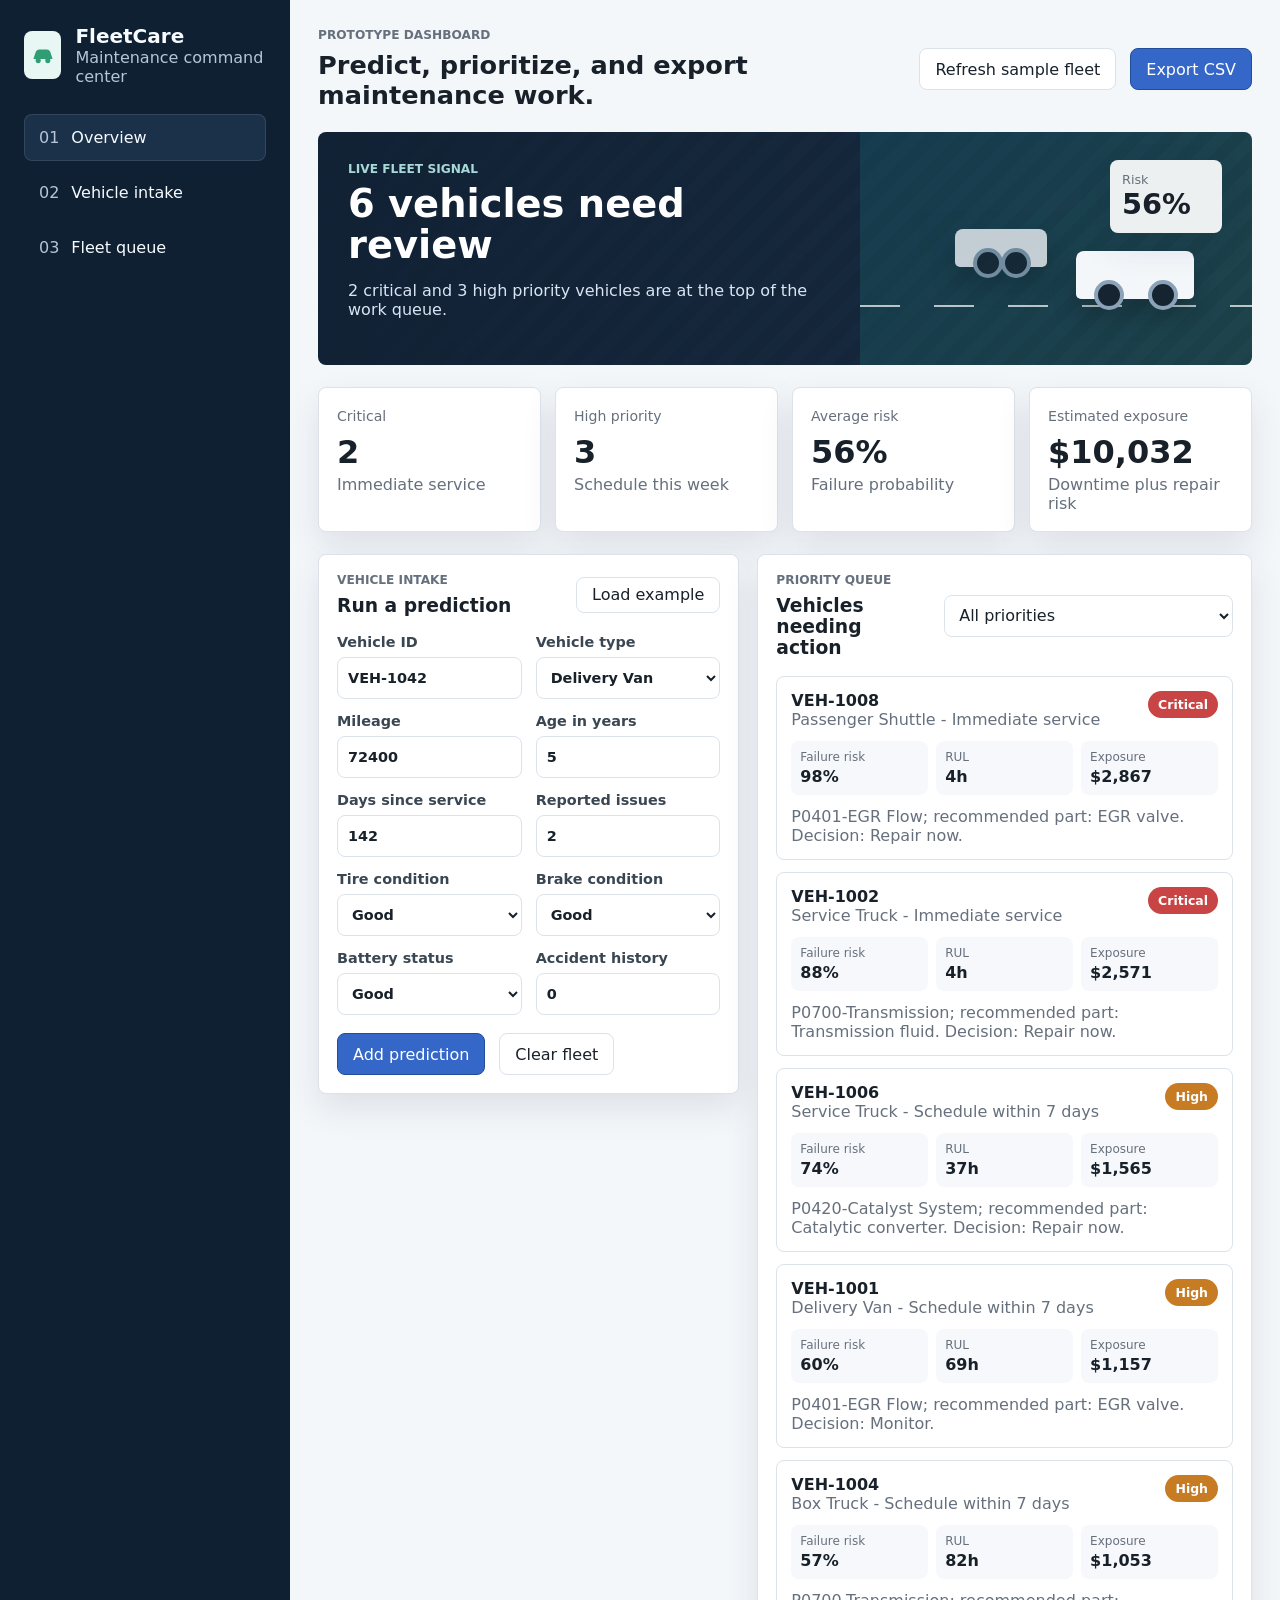
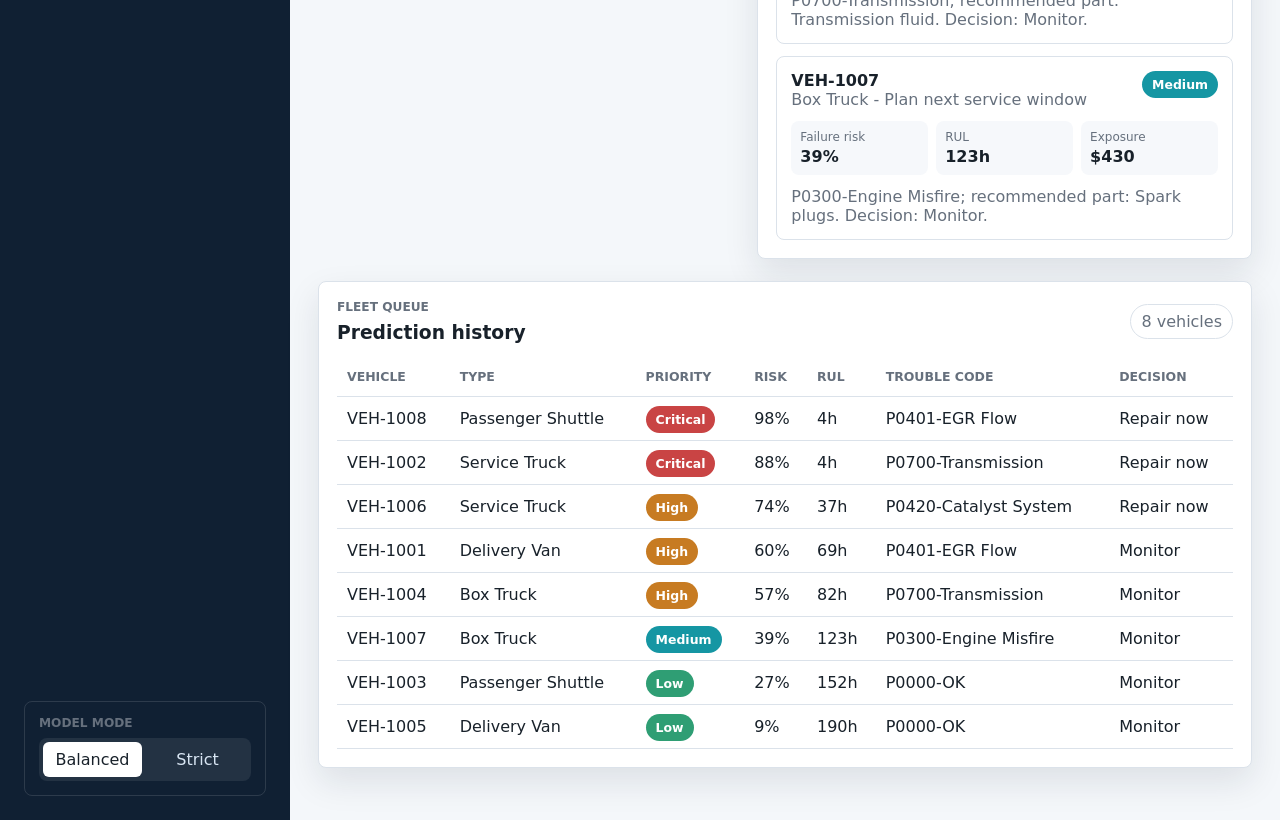
<file: Vehicle_maintence/index.html>
<!doctype html>
<html lang="en">
<head>
  <meta charset="utf-8">
  <meta name="viewport" content="width=device-width, initial-scale=1">
  <title>FleetCare Prototype</title>
  <link rel="stylesheet" href="styles.css">
</head>
<body>
  <div class="app-shell">
    <aside class="sidebar" aria-label="Fleet navigation">
      <div class="brand">
        <div class="brand-mark" aria-hidden="true">
          <svg viewBox="0 0 40 40" role="img">
            <path d="M8 25h24l-3-9c-.6-1.8-2.2-3-4.1-3H15.1c-1.9 0-3.5 1.2-4.1 3l-3 9Z"/>
            <circle cx="14" cy="27" r="3.2"/>
            <circle cx="26" cy="27" r="3.2"/>
            <path d="M14 17h12M12 22h16"/>
          </svg>
        </div>
        <div>
          <h1>FleetCare</h1>
          <p>Maintenance command center</p>
        </div>
      </div>

      <nav class="nav-list">
        <button class="nav-item active" data-view="overview" type="button">
          <span aria-hidden="true">01</span>
          Overview
        </button>
        <button class="nav-item" data-view="vehicle-form" type="button">
          <span aria-hidden="true">02</span>
          Vehicle intake
        </button>
        <button class="nav-item" data-view="fleet-table" type="button">
          <span aria-hidden="true">03</span>
          Fleet queue
        </button>
      </nav>

      <div class="sidebar-panel">
        <p class="label">Model mode</p>
        <div class="segmented" role="group" aria-label="Model mode">
          <button class="active" id="balancedMode" type="button">Balanced</button>
          <button id="strictMode" type="button">Strict</button>
        </div>
      </div>
    </aside>

    <main>
      <header class="topbar">
        <div>
          <p class="eyebrow">Prototype dashboard</p>
          <h2>Predict, prioritize, and export maintenance work.</h2>
        </div>
        <div class="topbar-actions">
          <button class="ghost-button" id="seedFleet" type="button">Refresh sample fleet</button>
          <button class="primary-button" id="exportCsv" type="button">Export CSV</button>
        </div>
      </header>

      <section class="hero-band">
        <div class="hero-copy">
          <p class="eyebrow">Live fleet signal</p>
          <h3 id="fleetHeadline">0 vehicles need review</h3>
          <p id="fleetSubhead">Generate a sample fleet or add a vehicle to begin.</p>
        </div>
        <div class="fleet-visual" aria-hidden="true">
          <div class="road-line"></div>
          <div class="vehicle-shape truck-one"></div>
          <div class="vehicle-shape truck-two"></div>
          <div class="signal-card">
            <span>Risk</span>
            <strong id="visualRisk">0%</strong>
          </div>
        </div>
      </section>

      <section class="metrics-grid" aria-label="Fleet metrics">
        <article class="metric">
          <span>Critical</span>
          <strong id="criticalCount">0</strong>
          <p>Immediate service</p>
        </article>
        <article class="metric">
          <span>High priority</span>
          <strong id="highCount">0</strong>
          <p>Schedule this week</p>
        </article>
        <article class="metric">
          <span>Average risk</span>
          <strong id="avgRisk">0%</strong>
          <p>Failure probability</p>
        </article>
        <article class="metric">
          <span>Estimated exposure</span>
          <strong id="costExposure">$0</strong>
          <p>Downtime plus repair risk</p>
        </article>
      </section>

      <section class="workspace">
        <div class="panel form-panel" id="vehicle-form">
          <div class="panel-header">
            <div>
              <p class="eyebrow">Vehicle intake</p>
              <h3>Run a prediction</h3>
            </div>
            <button class="ghost-button compact" id="loadExample" type="button">Load example</button>
          </div>

          <form id="vehicleForm">
            <div class="form-grid">
              <label>
                Vehicle ID
                <input name="vehicleId" value="VEH-1042" required>
              </label>
              <label>
                Vehicle type
                <select name="vehicleType">
                  <option>Delivery Van</option>
                  <option>Service Truck</option>
                  <option>Box Truck</option>
                  <option>Passenger Shuttle</option>
                </select>
              </label>
              <label>
                Mileage
                <input name="mileage" type="number" value="72400" min="0" step="100">
              </label>
              <label>
                Age in years
                <input name="age" type="number" value="5" min="0" max="30" step="1">
              </label>
              <label>
                Days since service
                <input name="daysSinceService" type="number" value="142" min="0" step="1">
              </label>
              <label>
                Reported issues
                <input name="reportedIssues" type="number" value="2" min="0" max="20" step="1">
              </label>
              <label>
                Tire condition
                <select name="tireCondition">
                  <option>Good</option>
                  <option>New</option>
                  <option>Worn</option>
                </select>
              </label>
              <label>
                Brake condition
                <select name="brakeCondition">
                  <option>Good</option>
                  <option>New</option>
                  <option>Worn</option>
                </select>
              </label>
              <label>
                Battery status
                <select name="batteryStatus">
                  <option>Good</option>
                  <option>New</option>
                  <option>Weak</option>
                </select>
              </label>
              <label>
                Accident history
                <input name="accidents" type="number" value="0" min="0" max="10" step="1">
              </label>
            </div>
            <div class="form-actions">
              <button class="primary-button" type="submit">Add prediction</button>
              <button class="ghost-button" id="clearFleet" type="button">Clear fleet</button>
            </div>
          </form>
        </div>

        <div class="panel result-panel" id="overview">
          <div class="panel-header">
            <div>
              <p class="eyebrow">Priority queue</p>
              <h3>Vehicles needing action</h3>
            </div>
            <select id="priorityFilter" aria-label="Filter vehicles by priority">
              <option value="all">All priorities</option>
              <option value="Critical">Critical</option>
              <option value="High">High</option>
              <option value="Medium">Medium</option>
              <option value="Low">Low</option>
            </select>
          </div>
          <div class="queue-list" id="queueList"></div>
        </div>
      </section>

      <section class="panel table-panel" id="fleet-table">
        <div class="panel-header">
          <div>
            <p class="eyebrow">Fleet queue</p>
            <h3>Prediction history</h3>
          </div>
          <span id="vehicleCount" class="count-pill">0 vehicles</span>
        </div>
        <div class="table-wrap">
          <table>
            <thead>
              <tr>
                <th>Vehicle</th>
                <th>Type</th>
                <th>Priority</th>
                <th>Risk</th>
                <th>RUL</th>
                <th>Trouble code</th>
                <th>Decision</th>
              </tr>
            </thead>
            <tbody id="fleetRows"></tbody>
          </table>
        </div>
      </section>
    </main>
  </div>

  <script src="app.js"></script>
</body>
</html>
</file>
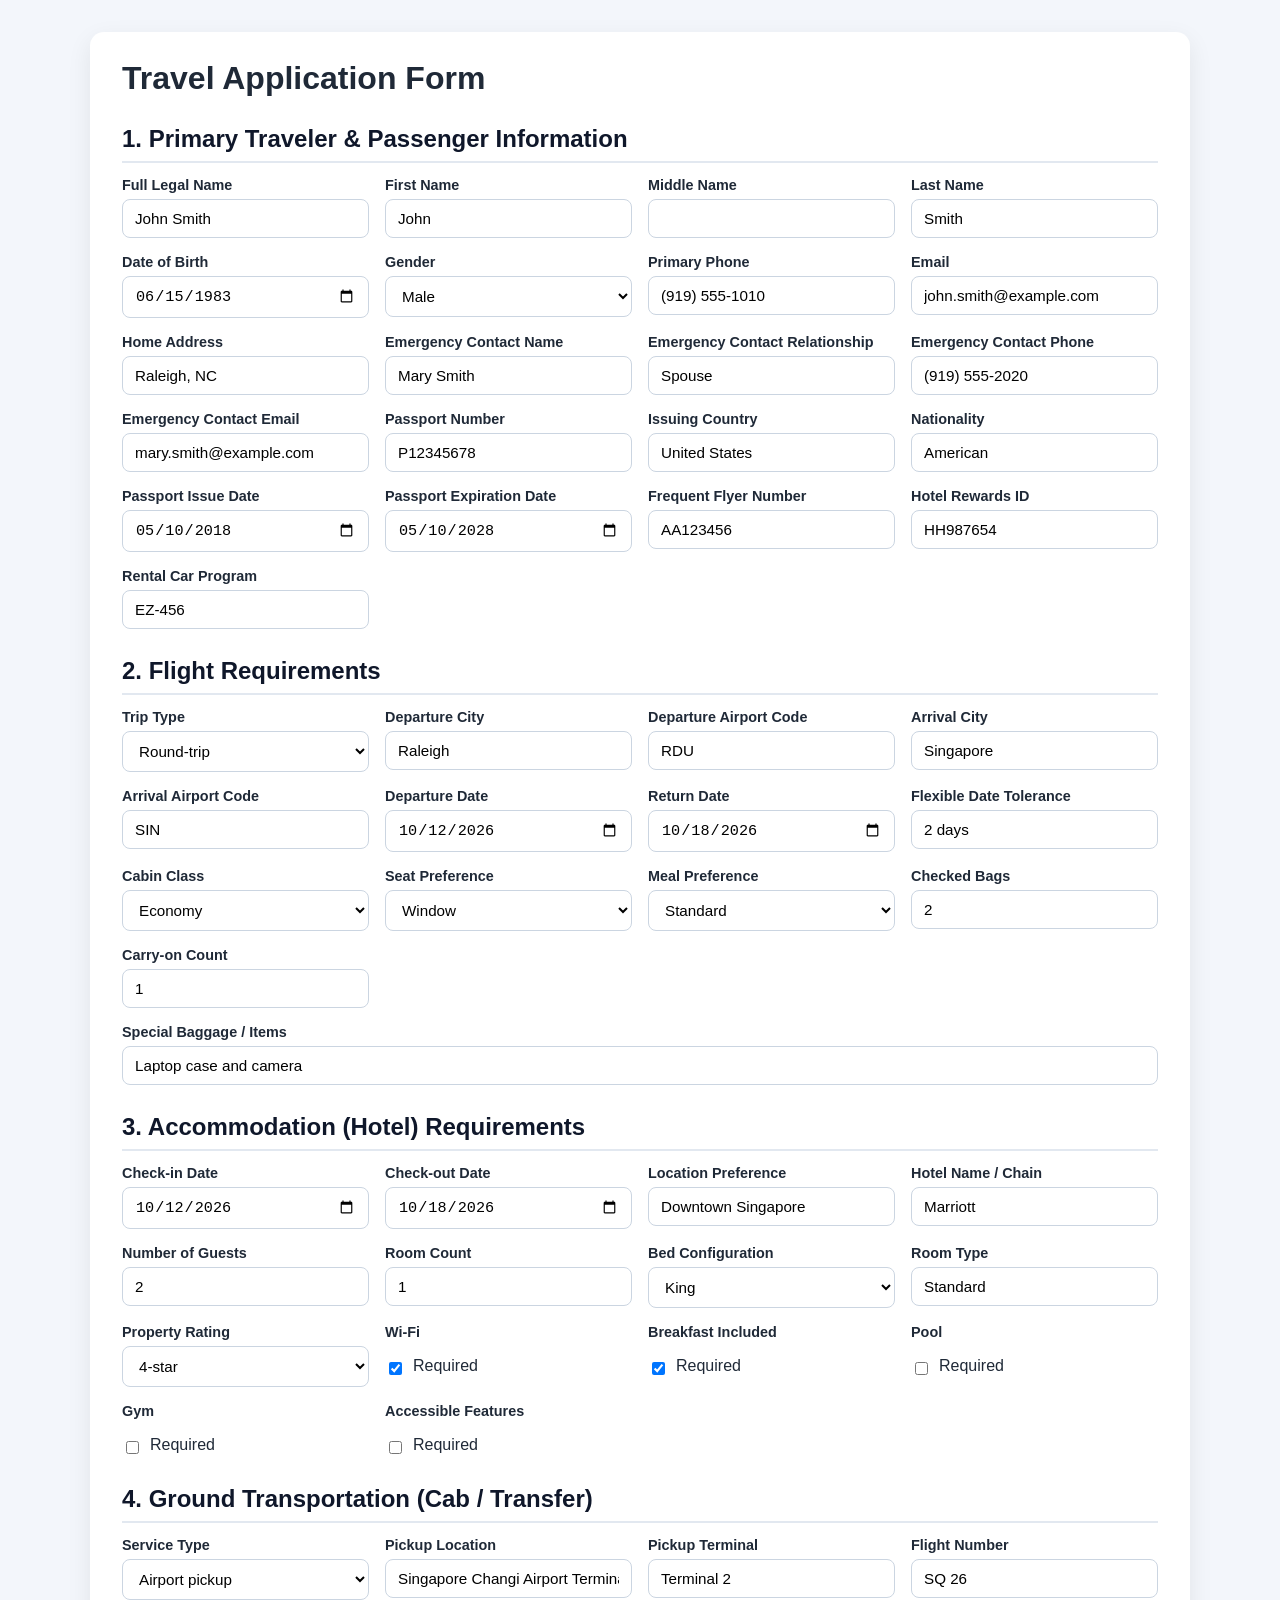
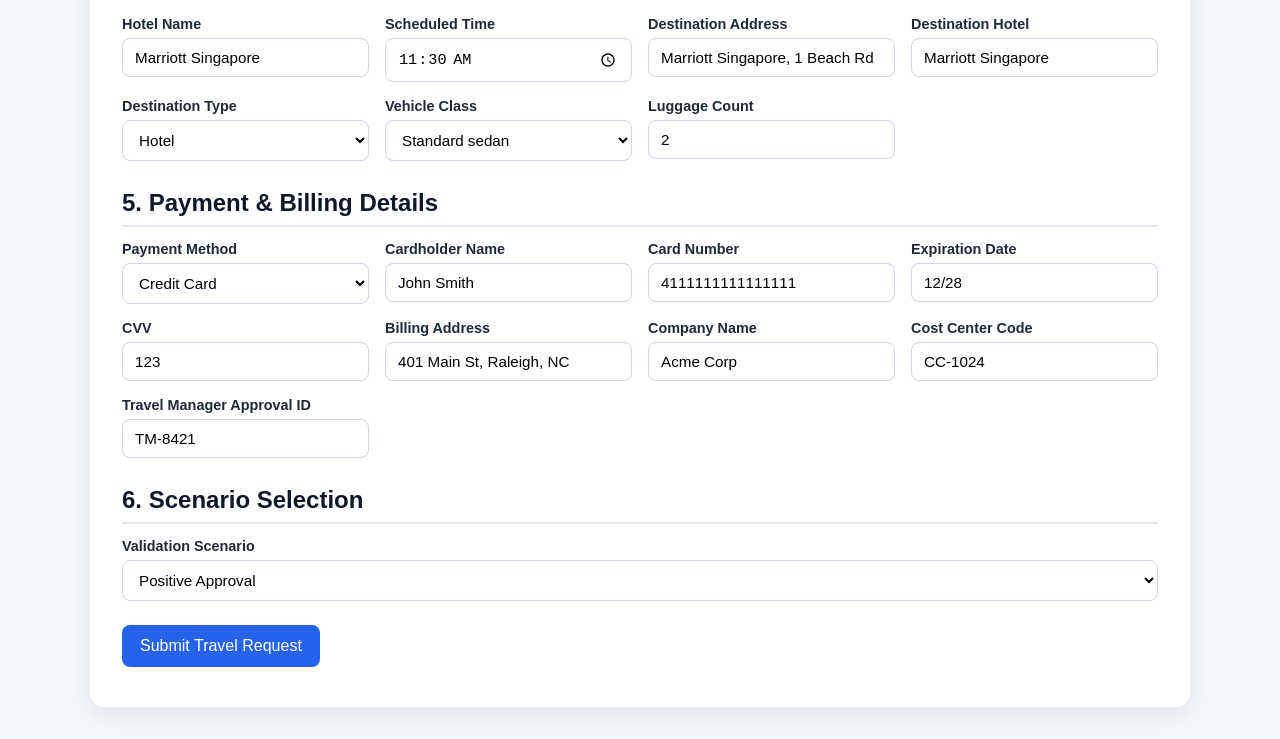
<file: Ai Agent/travel-allowance-agent/app/templates/travel_form.html>
<!DOCTYPE html>
<html lang="en">
  <head>
    <meta charset="UTF-8" />
    <meta name="viewport" content="width=device-width, initial-scale=1.0" />
    <title>Travel Application</title>
    <style>
      * { box-sizing: border-box; }
      body {
        font-family: Arial, sans-serif;
        background: #f3f6fb;
        color: #1f2937;
        margin: 0;
        padding: 32px;
      }
      .container {
        max-width: 1100px;
        margin: 0 auto;
        background: white;
        padding: 28px 32px;
        border-radius: 14px;
        box-shadow: 0 8px 24px rgba(0,0,0,0.08);
      }
      h1 { margin-top: 0; }
      h2 {
        margin: 28px 0 14px;
        color: #0f172a;
        border-bottom: 2px solid #e2e8f0;
        padding-bottom: 8px;
      }
      .grid {
        display: grid;
        grid-template-columns: repeat(auto-fit, minmax(220px, 1fr));
        gap: 16px;
      }
      .field {
        display: flex;
        flex-direction: column;
      }
      label {
        font-size: 0.9rem;
        font-weight: 600;
        margin-bottom: 6px;
      }
      input, select {
        width: 100%;
        padding: 10px 12px;
        border: 1px solid #cbd5e1;
        border-radius: 8px;
        font-size: 0.95rem;
        background: white;
      }
      input[type="checkbox"] {
        width: auto;
        margin-top: 8px;
      }
      .checkbox-row {
        display: flex;
        align-items: center;
        gap: 8px;
        margin-top: 8px;
      }
      button {
        margin-top: 24px;
        background: #2563eb;
        color: white;
        border: none;
        padding: 12px 18px;
        border-radius: 8px;
        font-size: 1rem;
        cursor: pointer;
      }
      .result {
        margin-top: 24px;
        padding: 18px;
        background: #eef6ff;
        border: 1px solid #bfdbfe;
        border-radius: 12px;
        line-height: 1.6;
      }
      .document-box {
        border: 1px solid #dbeafe;
        background: linear-gradient(180deg, #ffffff 0%, #f8fbff 100%);
        border-radius: 12px;
        padding: 0;
        overflow: hidden;
        box-shadow: inset 0 0 0 1px rgba(148, 163, 184, 0.12);
      }
      .document-header {
        display: flex;
        justify-content: space-between;
        align-items: center;
        background: linear-gradient(135deg, #0f172a 0%, #1d4ed8 100%);
        color: white;
        padding: 20px 24px;
      }
      .brand-mark {
        font-size: 1.1rem;
        font-weight: 700;
        letter-spacing: 0.08em;
        text-transform: uppercase;
      }
      .document-meta {
        text-align: right;
        font-size: 0.8rem;
        line-height: 1.5;
      }
      .document-body {
        padding: 22px 24px 18px;
        white-space: pre-wrap;
        font-family: "Segoe UI", Arial, sans-serif;
      }
      .document-body h3 {
        margin: 18px 0 8px;
        font-size: 1.02rem;
        color: #1e3a8a;
        text-transform: uppercase;
        letter-spacing: 0.04em;
      }
      .document-body .section {
        margin-bottom: 18px;
        border-bottom: 1px solid #e2e8f0;
        padding-bottom: 12px;
      }
      .document-body .summary {
        font-size: 1.7rem;
        font-weight: 700;
        color: #0f172a;
        margin: 0 0 8px;
      }
      .signature-row {
        display: grid;
        grid-template-columns: repeat(2, minmax(180px, 1fr));
        gap: 18px;
        margin-top: 24px;
        padding-top: 18px;
        border-top: 1px solid #dbeafe;
      }
      .signature-box {
        border-top: 2px solid #0f172a;
        padding-top: 10px;
        font-size: 0.86rem;
        color: #475569;
      }
      .print-button {
        display: inline-block;
        margin-top: 18px;
        background: #0f172a;
        color: white;
        border: none;
        border-radius: 8px;
        padding: 10px 16px;
        cursor: pointer;
        font-weight: 600;
      }
      .status-row {
        margin-top: 16px;
        padding-top: 12px;
        border-top: 1px solid #dbeafe;
        font-size: 0.95rem;
      }
      .error {
        color: #b91c1c;
        margin-top: 12px;
      }
      @media print {
        body {
          background: white;
          padding: 0;
        }
        .container {
          max-width: 100%;
          box-shadow: none;
          border: none;
          padding: 0;
        }
        form {
          display: none;
        }
        .result {
          border: none;
          background: white;
          padding: 0;
          margin-top: 0;
        }
        .document-box {
          box-shadow: none;
          border: 1px solid #dbeafe;
        }
      }
    </style>
  </head>
  <body>
    <div class="container">
      <h1>Travel Application Form</h1>
      <form id="travel-form">
        <h2>1. Primary Traveler & Passenger Information</h2>
        <div class="grid">
          <div class="field"><label>Full Legal Name</label><input name="primary_traveler.full_legal_name" value="John Smith" /></div>
          <div class="field"><label>First Name</label><input name="primary_traveler.first_name" value="John" /></div>
          <div class="field"><label>Middle Name</label><input name="primary_traveler.middle_name" value="" /></div>
          <div class="field"><label>Last Name</label><input name="primary_traveler.last_name" value="Smith" /></div>
          <div class="field"><label>Date of Birth</label><input name="primary_traveler.date_of_birth" type="date" value="1983-06-15" /></div>
          <div class="field"><label>Gender</label><select name="primary_traveler.gender"><option>Male</option><option>Female</option><option>Other</option><option>Prefer not to say</option></select></div>
          <div class="field"><label>Primary Phone</label><input name="primary_traveler.primary_phone" value="(919) 555-1010" /></div>
          <div class="field"><label>Email</label><input name="primary_traveler.email" type="email" value="john.smith@example.com" /></div>
          <div class="field"><label>Home Address</label><input name="primary_traveler.home_address" value="Raleigh, NC" /></div>
          <div class="field"><label>Emergency Contact Name</label><input name="primary_traveler.emergency_contact.name" value="Mary Smith" /></div>
          <div class="field"><label>Emergency Contact Relationship</label><input name="primary_traveler.emergency_contact.relationship" value="Spouse" /></div>
          <div class="field"><label>Emergency Contact Phone</label><input name="primary_traveler.emergency_contact.phone" value="(919) 555-2020" /></div>
          <div class="field"><label>Emergency Contact Email</label><input name="primary_traveler.emergency_contact.email" type="email" value="mary.smith@example.com" /></div>
          <div class="field"><label>Passport Number</label><input name="primary_traveler.passport.number" value="P12345678" /></div>
          <div class="field"><label>Issuing Country</label><input name="primary_traveler.passport.issuing_country" value="United States" /></div>
          <div class="field"><label>Nationality</label><input name="primary_traveler.passport.nationality" value="American" /></div>
          <div class="field"><label>Passport Issue Date</label><input name="primary_traveler.passport.issue_date" type="date" value="2018-05-10" /></div>
          <div class="field"><label>Passport Expiration Date</label><input name="primary_traveler.passport.expiration_date" type="date" value="2028-05-10" /></div>
          <div class="field"><label>Frequent Flyer Number</label><input name="primary_traveler.loyalty_programs.frequent_flyer" value="AA123456" /></div>
          <div class="field"><label>Hotel Rewards ID</label><input name="primary_traveler.loyalty_programs.hotel_rewards" value="HH987654" /></div>
          <div class="field"><label>Rental Car Program</label><input name="primary_traveler.loyalty_programs.rental_car_program" value="EZ-456" /></div>
        </div>

        <h2>2. Flight Requirements</h2>
        <div class="grid">
          <div class="field"><label>Trip Type</label><select name="flight_requirements.trip_type"><option>Round-trip</option><option>One-way</option><option>Multi-city</option></select></div>
          <div class="field"><label>Departure City</label><input name="flight_requirements.routing.departure_city" value="Raleigh" /></div>
          <div class="field"><label>Departure Airport Code</label><input name="flight_requirements.routing.departure_airport_code" value="RDU" /></div>
          <div class="field"><label>Arrival City</label><input name="flight_requirements.routing.arrival_city" value="Singapore" /></div>
          <div class="field"><label>Arrival Airport Code</label><input name="flight_requirements.routing.arrival_airport_code" value="SIN" /></div>
          <div class="field"><label>Departure Date</label><input name="flight_requirements.travel_dates.departure_date" type="date" value="2026-10-12" /></div>
          <div class="field"><label>Return Date</label><input name="flight_requirements.travel_dates.return_date" type="date" value="2026-10-18" /></div>
          <div class="field"><label>Flexible Date Tolerance</label><input name="flight_requirements.travel_dates.flexible_date_tolerance" value="2 days" /></div>
          <div class="field"><label>Cabin Class</label><select name="flight_requirements.cabin_class"><option>Economy</option><option>Premium Economy</option><option>Business</option><option>First Class</option></select></div>
          <div class="field"><label>Seat Preference</label><select name="flight_requirements.seat_preference"><option>Window</option><option>Aisle</option><option>No preference</option></select></div>
          <div class="field"><label>Meal Preference</label><select name="flight_requirements.meal_preference"><option>Standard</option><option>Vegetarian</option><option>Halal</option><option>Kosher</option></select></div>
          <div class="field"><label>Checked Bags</label><input name="flight_requirements.baggage.checked_bags" type="number" value="2" /></div>
          <div class="field"><label>Carry-on Count</label><input name="flight_requirements.baggage.carry_on_count" type="number" value="1" /></div>
          <div class="field" style="grid-column: 1 / -1;"><label>Special Baggage / Items</label><input name="flight_requirements.baggage.special_items" value="Laptop case and camera" /></div>
        </div>

        <h2>3. Accommodation (Hotel) Requirements</h2>
        <div class="grid">
          <div class="field"><label>Check-in Date</label><input name="hotel_requirements.check_in_date" type="date" value="2026-10-12" /></div>
          <div class="field"><label>Check-out Date</label><input name="hotel_requirements.check_out_date" type="date" value="2026-10-18" /></div>
          <div class="field"><label>Location Preference</label><input name="hotel_requirements.location_preference" value="Downtown Singapore" /></div>
          <div class="field"><label>Hotel Name / Chain</label><input name="hotel_requirements.hotel_name_or_chain" value="Marriott" /></div>
          <div class="field"><label>Number of Guests</label><input name="hotel_requirements.room_details.number_of_guests" type="number" value="2" /></div>
          <div class="field"><label>Room Count</label><input name="hotel_requirements.room_details.room_count" type="number" value="1" /></div>
          <div class="field"><label>Bed Configuration</label><select name="hotel_requirements.room_details.bed_configuration"><option>King</option><option>Double Queen</option><option>Twin</option></select></div>
          <div class="field"><label>Room Type</label><input name="hotel_requirements.room_details.room_type" value="Standard" /></div>
          <div class="field"><label>Property Rating</label><select name="hotel_requirements.property_rating"><option>4-star</option><option>3-star</option><option>5-star</option><option>Budget</option></select></div>
          <div class="field"><label>Wi-Fi</label><div class="checkbox-row"><input type="checkbox" name="hotel_requirements.amenities_required.wifi" checked /><span>Required</span></div></div>
          <div class="field"><label>Breakfast Included</label><div class="checkbox-row"><input type="checkbox" name="hotel_requirements.amenities_required.breakfast_included" checked /><span>Required</span></div></div>
          <div class="field"><label>Pool</label><div class="checkbox-row"><input type="checkbox" name="hotel_requirements.amenities_required.pool" /><span>Required</span></div></div>
          <div class="field"><label>Gym</label><div class="checkbox-row"><input type="checkbox" name="hotel_requirements.amenities_required.gym" /><span>Required</span></div></div>
          <div class="field"><label>Accessible Features</label><div class="checkbox-row"><input type="checkbox" name="hotel_requirements.amenities_required.accessible_features" /><span>Required</span></div></div>
        </div>

        <h2>4. Ground Transportation (Cab / Transfer)</h2>
        <div class="grid">
          <div class="field"><label>Service Type</label><select name="ground_transportation.service_type"><option>Airport pickup</option><option>Point-to-point transfer</option><option>Full-day chauffeur rental</option></select></div>
          <div class="field"><label>Pickup Location</label><input name="ground_transportation.pickup_details.location" value="Singapore Changi Airport Terminal 2" /></div>
          <div class="field"><label>Pickup Terminal</label><input name="ground_transportation.pickup_details.terminal" value="Terminal 2" /></div>
          <div class="field"><label>Flight Number</label><input name="ground_transportation.pickup_details.flight_number" value="SQ 26" /></div>
          <div class="field"><label>Hotel Name</label><input name="ground_transportation.pickup_details.hotel_name" value="Marriott Singapore" /></div>
          <div class="field"><label>Scheduled Time</label><input name="ground_transportation.pickup_details.scheduled_time" type="time" value="11:30" /></div>
          <div class="field"><label>Destination Address</label><input name="ground_transportation.dropoff_details.destination_address" value="Marriott Singapore, 1 Beach Rd" /></div>
          <div class="field"><label>Destination Hotel</label><input name="ground_transportation.dropoff_details.hotel_name" value="Marriott Singapore" /></div>
          <div class="field"><label>Destination Type</label><select name="ground_transportation.dropoff_details.destination_type"><option>Hotel</option><option>Office</option><option>Private address</option></select></div>
          <div class="field"><label>Vehicle Class</label><select name="ground_transportation.vehicle_class"><option>Standard sedan</option><option>SUV</option><option>Luxury vehicle</option><option>Passenger van</option></select></div>
          <div class="field"><label>Luggage Count</label><input name="ground_transportation.luggage_count" type="number" value="2" /></div>
        </div>

        <h2>5. Payment & Billing Details</h2>
        <div class="grid">
          <div class="field"><label>Payment Method</label><select name="payment_billing.payment_method"><option>Credit Card</option><option>Debit Card</option><option>Corporate Billing</option></select></div>
          <div class="field"><label>Cardholder Name</label><input name="payment_billing.cardholder_name" value="John Smith" /></div>
          <div class="field"><label>Card Number</label><input name="payment_billing.card_number" value="4111111111111111" /></div>
          <div class="field"><label>Expiration Date</label><input name="payment_billing.expiration_date" value="12/28" /></div>
          <div class="field"><label>CVV</label><input name="payment_billing.cvv" value="123" /></div>
          <div class="field"><label>Billing Address</label><input name="payment_billing.billing_address" value="401 Main St, Raleigh, NC" /></div>
          <div class="field"><label>Company Name</label><input name="payment_billing.corporate_billing.company_name" value="Acme Corp" /></div>
          <div class="field"><label>Cost Center Code</label><input name="payment_billing.corporate_billing.cost_center_code" value="CC-1024" /></div>
          <div class="field"><label>Travel Manager Approval ID</label><input name="payment_billing.corporate_billing.travel_manager_approval_id" value="TM-8421" /></div>
        </div>

        <h2>6. Scenario Selection</h2>
        <div class="grid">
          <div class="field">
            <label for="scenario-select">Validation Scenario</label>
            <select id="scenario-select" name="scenario_select">
              <option value="positive">Positive Approval</option>
              <option value="negative">Negative Housing Burden</option>
              <option value="edge">Edge Case - Zero Distance</option>
              <option value="performance">Performance Stress Check</option>
              <option value="missing">Missing Data Review</option>
            </select>
          </div>
        </div>

        <button type="submit">Submit Travel Request</button>
      </form>
      <div id="result" class="result" style="display:none"></div>
      <div id="error" class="error"></div>
    </div>

    <script>
      const form = document.getElementById('travel-form');
      const resultEl = document.getElementById('result');
      const errorEl = document.getElementById('error');

      function buildNestedObject(entries) {
        const result = {};

        for (const [key, value] of entries) {
          if (!value || value === '') continue;
          const parts = key.split('.');
          let current = result;

          for (let i = 0; i < parts.length; i++) {
            const part = parts[i];
            const isLast = i === parts.length - 1;
            if (isLast) {
              const lowerValue = value.toString().trim();
              if (lowerValue === 'true' || lowerValue === 'false') {
                current[part] = lowerValue === 'true';
              } else if (!isNaN(Number(lowerValue)) && lowerValue !== '') {
                current[part] = Number(lowerValue);
              } else {
                current[part] = value;
              }
            } else {
              current[part] = current[part] || {};
              current = current[part];
            }
          }
        }

        return result;
      }

      function getScenarioReport(payload, scenarioKey) {
        const travelerName = payload.primary_traveler?.full_legal_name || 'Traveler';
        const scenarioMap = {
          positive: {
            name: 'Positive Approval',
            status: 'Approved',
            summary: 'Standard travel request passed all validations and policy checks.',
            policy: 'Policy validation: Passed',
            schema: 'Schema validation: Passed',
            semantic: 'Semantic validation: Passed',
            highlight: 'The traveler profile is complete and aligned with policy thresholds.'
          },
          negative: {
            name: 'Negative Housing Burden',
            status: 'Rejected',
            summary: 'Housing burden exceeds policy limits and requires a review before approval.',
            policy: 'Policy validation: Failed',
            schema: 'Schema validation: Passed',
            semantic: 'Semantic validation: Passed',
            highlight: 'The submitted values indicate an outstanding housing burden beyond the approved threshold.'
          },
          edge: {
            name: 'Edge Case - Zero Distance',
            status: 'Needs Correction',
            summary: 'Trip distance is zero, which fails the minimum eligibility threshold.',
            policy: 'Policy validation: Failed',
            schema: 'Schema validation: Passed',
            semantic: 'Semantic validation: Passed',
            highlight: 'Distance must be greater than zero to validate a travel request.'
          },
          performance: {
            name: 'Performance Stress Check',
            status: 'Completed',
            summary: 'Batch validation completed successfully and remained responsive under load.',
            policy: 'Policy validation: Passed',
            schema: 'Schema validation: Passed',
            semantic: 'Semantic validation: Passed',
            highlight: 'This scenario demonstrates acceptable request throughput and stable processing time.'
          },
          missing: {
            name: 'Missing Data Review',
            status: 'Incomplete',
            summary: 'Required travel information is missing and the request cannot be approved.',
            policy: 'Policy validation: Failed',
            schema: 'Schema validation: Failed',
            semantic: 'Semantic validation: Failed',
            highlight: 'Important fields are incomplete and should be collected before submission.'
          }
        };

        return scenarioMap[scenarioKey] || scenarioMap.positive;
      }

      form.addEventListener('submit', async (event) => {
        event.preventDefault();
        const formData = new FormData(form);
        const nestedPayload = buildNestedObject([...formData.entries()]);

        errorEl.textContent = '';
        resultEl.style.display = 'none';

        try {
          const scenarioKey = document.getElementById('scenario-select').value;
          const response = await fetch('/validate', {
            method: 'POST',
            headers: { 'Content-Type': 'application/json' },
            body: JSON.stringify(nestedPayload)
          });

          const data = await response.json();
          if (!response.ok) {
            throw new Error(data.detail || 'Request failed');
          }

          const scenario = getScenarioReport(nestedPayload, scenarioKey);
          const docText = data.decision_document || 'No decision document generated.';
          const policyState = scenario.policy;
          const schemaState = scenario.schema;
          const semanticState = scenario.semantic;

          const formattedDoc = [
            '<div class="summary">Travel Request Summary</div>',
            `<strong>Scenario:</strong> ${scenario.name}`,
            `<strong>Status:</strong> ${scenario.status}`,
            `<strong>Report:</strong> ${scenario.summary}`,
            '<div class="section"><h3>Travel Overview</h3></div>',
            docText.replace(/\n/g, '<br>'),
            '<div class="section"><h3>Validation Narrative</h3></div>',
            scenario.highlight,
          ].join('<br>');

          const approvalId = `TR-${Math.floor(Math.random() * 9000 + 1000)}`;

          resultEl.innerHTML = `
            <div class="document-box">
              <div class="document-header">
                <div class="brand-mark">Northstar Travel</div>
                <div class="document-meta">
                  Travel Authorization Memo<br>
                  Request ID: ${approvalId}
                </div>
              </div>
              <div class="document-body">
                ${formattedDoc}
                <div class="signature-row">
                  <div class="signature-box">
                    <strong>Traveler</strong><br>
                    Name: ${nestedPayload.primary_traveler?.full_legal_name || 'Not provided'}
                  </div>
                  <div class="signature-box">
                    <strong>Approver</strong><br>
                    Signature: ____________________
                  </div>
                </div>
              </div>
            </div>
            <button class="print-button" type="button" onclick="window.print()">Print / Save as PDF</button>
            <div class="status-row">
              <strong>Validation:</strong><br>
              ${policyState}<br>
              ${schemaState}<br>
              ${semanticState}
            </div>
          `;
          resultEl.style.display = 'block';
        } catch (err) {
          errorEl.textContent = 'Error: ' + err.message;
        }
      });
    </script>
  </body>
</html>
</file>
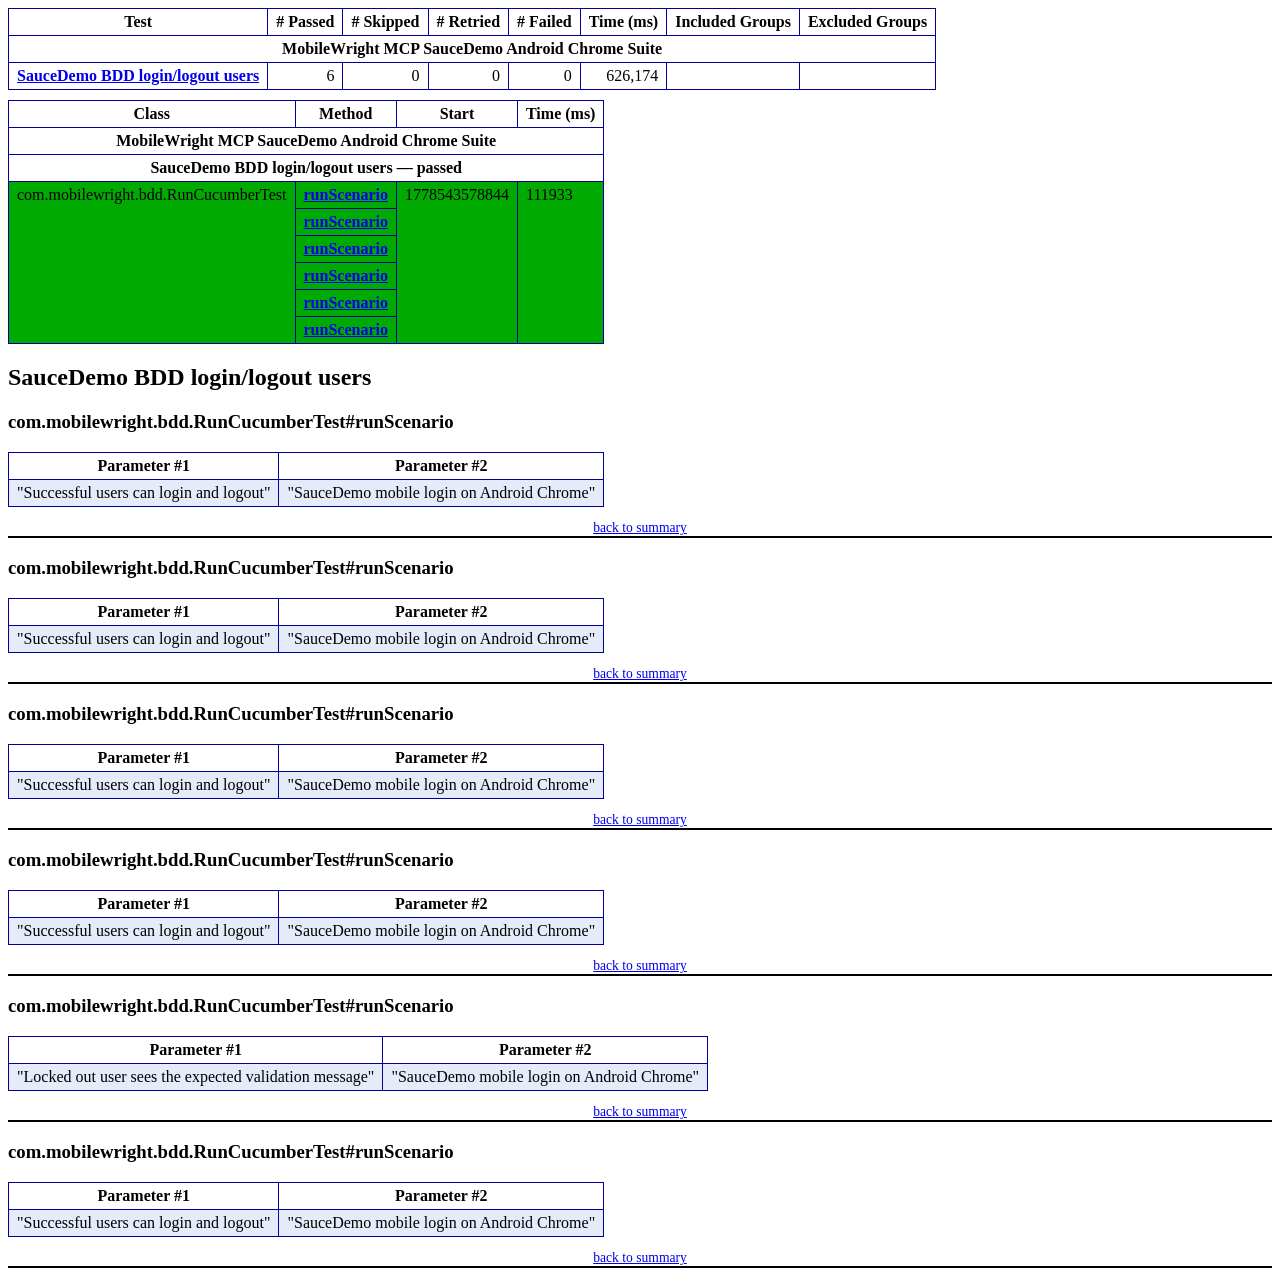
<file: mobileWright/mobileWrightFramework/test/target/surefire-reports/emailable-report.html>
<!DOCTYPE html PUBLIC "-//W3C//DTD XHTML 1.1//EN" "https://www.w3.org/TR/xhtml11/DTD/xhtml11.dtd">
<html xmlns="https://www.w3.org/1999/xhtml">
<head>
<meta http-equiv="content-type" content="text/html; charset=UTF-8"/>
<title>TestNG Report</title>
<style type="text/css">table {margin-bottom:10px;border-collapse:collapse;empty-cells:show}th,td {border:1px solid #009;padding:.25em .5em}th {vertical-align:bottom}td {vertical-align:top}table a {font-weight:bold}.stripe td {background-color: #E6EBF9}.num {text-align:right}.passedodd td {background-color: #3F3}.passedeven td {background-color: #0A0}.skippedodd td {background-color: #DDD}.skippedeven td {background-color: #CCC}.failedodd td,.attn {background-color: #F33}.failedeven td,.stripe .attn {background-color: #D00}.stacktrace {white-space:pre;font-family:monospace}.totop {font-size:85%;text-align:center;border-bottom:2px solid #000}.invisible {display:none}</style>
</head>
<body>
<table>
<tr><th>Test</th><th># Passed</th><th># Skipped</th><th># Retried</th><th># Failed</th><th>Time (ms)</th><th>Included Groups</th><th>Excluded Groups</th></tr>
<tr><th colspan="8">MobileWright MCP SauceDemo Android Chrome Suite</th></tr>
<tr><td><a href="#t0">SauceDemo BDD login/logout users</a></td><td class="num">6</td><td class="num">0</td><td class="num">0</td><td class="num">0</td><td class="num">626,174</td><td></td><td></td></tr>
</table>
<table id='summary'><thead><tr><th>Class</th><th>Method</th><th>Start</th><th>Time (ms)</th></tr></thead><tbody><tr><th colspan="4">MobileWright MCP SauceDemo Android Chrome Suite</th></tr></tbody><tbody id="t0"><tr><th colspan="4">SauceDemo BDD login/logout users &#8212; passed</th></tr><tr class="passedeven"><td rowspan="6">com.mobilewright.bdd.RunCucumberTest</td><td><a href="#m0">runScenario</a></td><td rowspan="6">1778543578844</td><td rowspan="6">111933</td></tr><tr class="passedeven"><td><a href="#m1">runScenario</a></td></tr><tr class="passedeven"><td><a href="#m2">runScenario</a></td></tr><tr class="passedeven"><td><a href="#m3">runScenario</a></td></tr><tr class="passedeven"><td><a href="#m4">runScenario</a></td></tr><tr class="passedeven"><td><a href="#m5">runScenario</a></td></tr></tbody>
</table>
<h2>SauceDemo BDD login/logout users</h2><h3 id="m0">com.mobilewright.bdd.RunCucumberTest#runScenario</h3><table class="result"><tr class="param"><th>Parameter #1</th><th>Parameter #2</th></tr><tr class="param stripe"><td>&quot;Successful users can login and logout&quot;</td><td>&quot;SauceDemo mobile login on Android Chrome&quot;</td></tr></table><p class="totop"><a href="#summary">back to summary</a></p>
<h3 id="m1">com.mobilewright.bdd.RunCucumberTest#runScenario</h3><table class="result"><tr class="param"><th>Parameter #1</th><th>Parameter #2</th></tr><tr class="param stripe"><td>&quot;Successful users can login and logout&quot;</td><td>&quot;SauceDemo mobile login on Android Chrome&quot;</td></tr></table><p class="totop"><a href="#summary">back to summary</a></p>
<h3 id="m2">com.mobilewright.bdd.RunCucumberTest#runScenario</h3><table class="result"><tr class="param"><th>Parameter #1</th><th>Parameter #2</th></tr><tr class="param stripe"><td>&quot;Successful users can login and logout&quot;</td><td>&quot;SauceDemo mobile login on Android Chrome&quot;</td></tr></table><p class="totop"><a href="#summary">back to summary</a></p>
<h3 id="m3">com.mobilewright.bdd.RunCucumberTest#runScenario</h3><table class="result"><tr class="param"><th>Parameter #1</th><th>Parameter #2</th></tr><tr class="param stripe"><td>&quot;Successful users can login and logout&quot;</td><td>&quot;SauceDemo mobile login on Android Chrome&quot;</td></tr></table><p class="totop"><a href="#summary">back to summary</a></p>
<h3 id="m4">com.mobilewright.bdd.RunCucumberTest#runScenario</h3><table class="result"><tr class="param"><th>Parameter #1</th><th>Parameter #2</th></tr><tr class="param stripe"><td>&quot;Locked out user sees the expected validation message&quot;</td><td>&quot;SauceDemo mobile login on Android Chrome&quot;</td></tr></table><p class="totop"><a href="#summary">back to summary</a></p>
<h3 id="m5">com.mobilewright.bdd.RunCucumberTest#runScenario</h3><table class="result"><tr class="param"><th>Parameter #1</th><th>Parameter #2</th></tr><tr class="param stripe"><td>&quot;Successful users can login and logout&quot;</td><td>&quot;SauceDemo mobile login on Android Chrome&quot;</td></tr></table><p class="totop"><a href="#summary">back to summary</a></p>
</body>
</html>
</file>
<file: Vehicle_maintence/styles.css>
:root {
  --ink: #18212a;
  --muted: #66707d;
  --line: #dbe2ea;
  --panel: #ffffff;
  --canvas: #f4f7fa;
  --nav: #102033;
  --nav-soft: #1b314a;
  --green: #2f9e74;
  --amber: #c77b22;
  --red: #c94444;
  --blue: #3467c8;
  --teal: #1596a3;
  --shadow: 0 14px 34px rgba(22, 34, 48, 0.1);
}

* {
  box-sizing: border-box;
}

body {
  margin: 0;
  color: var(--ink);
  background: var(--canvas);
  font-family: Inter, ui-sans-serif, system-ui, -apple-system, BlinkMacSystemFont, "Segoe UI", sans-serif;
}

button,
input,
select {
  font: inherit;
}

button {
  cursor: pointer;
}

.app-shell {
  display: grid;
  grid-template-columns: 290px minmax(0, 1fr);
  min-height: 100vh;
}

.sidebar {
  background: var(--nav);
  color: #f7fbff;
  padding: 24px;
  display: flex;
  flex-direction: column;
  gap: 28px;
}

.brand {
  display: flex;
  gap: 14px;
  align-items: center;
}

.brand-mark {
  width: 48px;
  height: 48px;
  border-radius: 8px;
  background: #e8f7f3;
  color: var(--green);
  display: grid;
  place-items: center;
}

.brand-mark svg {
  width: 32px;
  height: 32px;
  fill: currentColor;
}

.brand h1,
.brand p,
.topbar h2,
.hero-copy h3,
.panel h3,
.metric p {
  margin: 0;
}

.brand h1 {
  font-size: 1.25rem;
}

.brand p,
.sidebar-panel,
.nav-item span {
  color: #b6c6d8;
}

.nav-list {
  display: grid;
  gap: 8px;
}

.nav-item {
  border: 1px solid transparent;
  color: #f7fbff;
  background: transparent;
  text-align: left;
  padding: 13px 14px;
  border-radius: 8px;
  display: flex;
  gap: 12px;
  align-items: center;
}

.nav-item.active,
.nav-item:hover {
  background: var(--nav-soft);
  border-color: rgba(255, 255, 255, 0.1);
}

.sidebar-panel {
  margin-top: auto;
  border: 1px solid rgba(255, 255, 255, 0.12);
  border-radius: 8px;
  padding: 14px;
}

.label,
.eyebrow {
  margin: 0 0 8px;
  color: var(--muted);
  font-size: 0.76rem;
  font-weight: 800;
  letter-spacing: 0;
  text-transform: uppercase;
}

.segmented {
  display: grid;
  grid-template-columns: 1fr 1fr;
  gap: 6px;
  padding: 4px;
  background: rgba(255, 255, 255, 0.08);
  border-radius: 8px;
}

.segmented button {
  border: 0;
  color: #d8e5f3;
  background: transparent;
  padding: 8px;
  border-radius: 6px;
}

.segmented button.active {
  color: var(--ink);
  background: #ffffff;
}

main {
  padding: 28px;
  display: grid;
  gap: 22px;
}

.topbar,
.panel-header,
.form-actions,
.topbar-actions {
  display: flex;
  align-items: center;
  justify-content: space-between;
  gap: 14px;
}

.topbar h2 {
  font-size: clamp(1.45rem, 2vw, 2.1rem);
  line-height: 1.18;
}

.primary-button,
.ghost-button {
  min-height: 42px;
  border-radius: 8px;
  padding: 0 15px;
  border: 1px solid var(--line);
  background: #ffffff;
  color: var(--ink);
  white-space: nowrap;
}

.primary-button {
  color: #ffffff;
  border-color: #224d9b;
  background: var(--blue);
}

.compact {
  min-height: 36px;
}

.hero-band {
  min-height: 210px;
  border-radius: 8px;
  background:
    linear-gradient(90deg, rgba(16, 32, 51, 0.96), rgba(16, 32, 51, 0.7)),
    repeating-linear-gradient(135deg, #293f57 0 12px, #334c68 12px 24px);
  color: #ffffff;
  display: grid;
  grid-template-columns: minmax(0, 1fr) minmax(300px, 42%);
  overflow: hidden;
}

.hero-copy {
  padding: 30px;
  align-self: center;
}

.hero-copy .eyebrow {
  color: #a9d8d8;
}

.hero-copy h3 {
  font-size: clamp(1.8rem, 3vw, 3.1rem);
  line-height: 1.05;
  margin-bottom: 12px;
}

.hero-copy p:last-child {
  max-width: 650px;
  color: #d8e5f3;
}

.fleet-visual {
  position: relative;
  min-height: 210px;
  background: linear-gradient(135deg, rgba(21, 150, 163, 0.18), rgba(47, 158, 116, 0.2));
}

.road-line {
  position: absolute;
  left: 0;
  right: 0;
  bottom: 58px;
  height: 2px;
  background: repeating-linear-gradient(90deg, #ffffff 0 40px, transparent 40px 74px);
  opacity: 0.7;
}

.vehicle-shape {
  position: absolute;
  width: 118px;
  height: 48px;
  border-radius: 8px 8px 5px 5px;
  background: #f4f7fa;
  bottom: 66px;
  box-shadow: 0 18px 24px rgba(0, 0, 0, 0.18);
}

.vehicle-shape::before,
.vehicle-shape::after {
  content: "";
  position: absolute;
  bottom: -11px;
  width: 22px;
  height: 22px;
  border-radius: 50%;
  background: #162330;
  border: 4px solid #8ba2b8;
}

.vehicle-shape::before {
  left: 18px;
}

.vehicle-shape::after {
  right: 16px;
}

.truck-one {
  right: 58px;
}

.truck-two {
  width: 92px;
  height: 38px;
  right: 205px;
  bottom: 98px;
  opacity: 0.78;
}

.signal-card {
  position: absolute;
  right: 30px;
  top: 28px;
  min-width: 112px;
  border-radius: 8px;
  padding: 12px;
  background: rgba(255, 255, 255, 0.92);
  color: var(--ink);
  box-shadow: var(--shadow);
}

.signal-card span {
  display: block;
  color: var(--muted);
  font-size: 0.8rem;
}

.signal-card strong {
  font-size: 1.8rem;
}

.metrics-grid {
  display: grid;
  grid-template-columns: repeat(4, minmax(0, 1fr));
  gap: 14px;
}

.metric,
.panel {
  background: var(--panel);
  border: 1px solid var(--line);
  border-radius: 8px;
  box-shadow: var(--shadow);
}

.metric {
  padding: 18px;
}

.metric span {
  color: var(--muted);
  font-size: 0.88rem;
}

.metric strong {
  display: block;
  margin: 8px 0 4px;
  font-size: 2rem;
}

.metric p {
  color: var(--muted);
}

.workspace {
  display: grid;
  grid-template-columns: minmax(350px, 0.92fr) minmax(420px, 1.08fr);
  gap: 18px;
  align-items: start;
}

.panel {
  padding: 18px;
}

.form-grid {
  display: grid;
  grid-template-columns: repeat(2, minmax(0, 1fr));
  gap: 14px;
  margin-top: 18px;
}

label {
  display: grid;
  gap: 7px;
  color: #3a4652;
  font-size: 0.9rem;
  font-weight: 700;
}

input,
select {
  width: 100%;
  min-height: 42px;
  border: 1px solid var(--line);
  border-radius: 8px;
  padding: 9px 10px;
  background: #ffffff;
  color: var(--ink);
}

.form-actions {
  justify-content: flex-start;
  margin-top: 18px;
}

.queue-list {
  display: grid;
  gap: 12px;
  margin-top: 18px;
}

.vehicle-card {
  border: 1px solid var(--line);
  border-radius: 8px;
  padding: 14px;
  display: grid;
  gap: 12px;
}

.vehicle-card-header {
  display: flex;
  justify-content: space-between;
  gap: 10px;
}

.vehicle-card h4,
.vehicle-card p {
  margin: 0;
}

.vehicle-card p {
  color: var(--muted);
}

.badge {
  border-radius: 999px;
  padding: 6px 10px;
  font-size: 0.78rem;
  font-weight: 800;
  align-self: start;
}

.badge.Critical {
  color: #ffffff;
  background: var(--red);
}

.badge.High {
  color: #ffffff;
  background: var(--amber);
}

.badge.Medium {
  color: #ffffff;
  background: var(--teal);
}

.badge.Low {
  color: #ffffff;
  background: var(--green);
}

.vehicle-stats {
  display: grid;
  grid-template-columns: repeat(3, 1fr);
  gap: 8px;
}

.vehicle-stats div {
  border-radius: 8px;
  background: #f6f8fb;
  padding: 9px;
}

.vehicle-stats span {
  display: block;
  color: var(--muted);
  font-size: 0.75rem;
}

.vehicle-stats strong {
  display: block;
  margin-top: 3px;
}

.table-panel {
  margin-bottom: 24px;
}

.table-wrap {
  overflow-x: auto;
  margin-top: 14px;
}

table {
  width: 100%;
  min-width: 760px;
  border-collapse: collapse;
}

th,
td {
  padding: 12px 10px;
  border-bottom: 1px solid var(--line);
  text-align: left;
}

th {
  color: var(--muted);
  font-size: 0.78rem;
  text-transform: uppercase;
}

.count-pill {
  border: 1px solid var(--line);
  border-radius: 999px;
  padding: 7px 10px;
  color: var(--muted);
}

.empty-state {
  border: 1px dashed var(--line);
  border-radius: 8px;
  padding: 20px;
  color: var(--muted);
  background: #f8fafc;
}

@media (max-width: 1050px) {
  .app-shell {
    grid-template-columns: 1fr;
  }

  .sidebar {
    position: static;
  }

  .metrics-grid,
  .workspace,
  .hero-band {
    grid-template-columns: 1fr;
  }
}

@media (max-width: 680px) {
  main,
  .sidebar {
    padding: 18px;
  }

  .topbar,
  .panel-header,
  .topbar-actions {
    align-items: stretch;
    flex-direction: column;
  }

  .form-grid,
  .metrics-grid,
  .vehicle-stats {
    grid-template-columns: 1fr;
  }

  .fleet-visual {
    min-height: 150px;
  }
}
</file>
